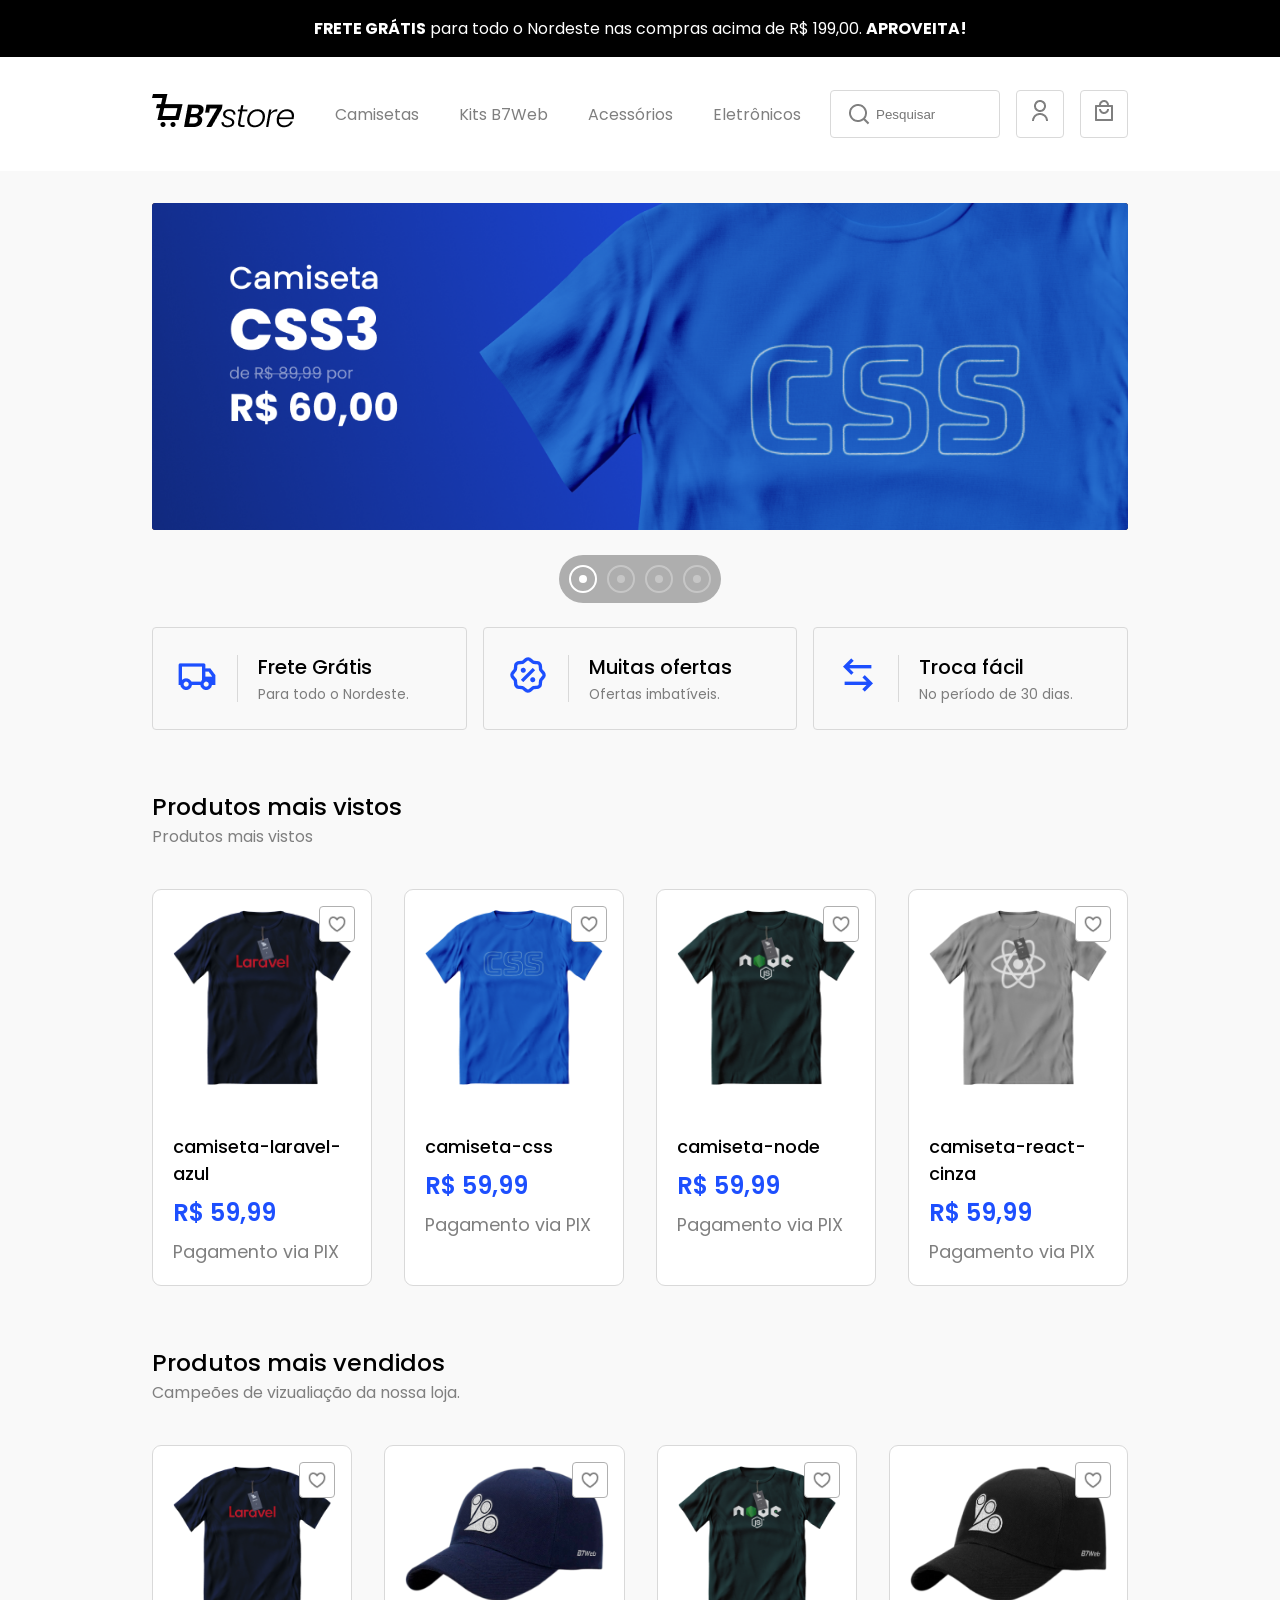
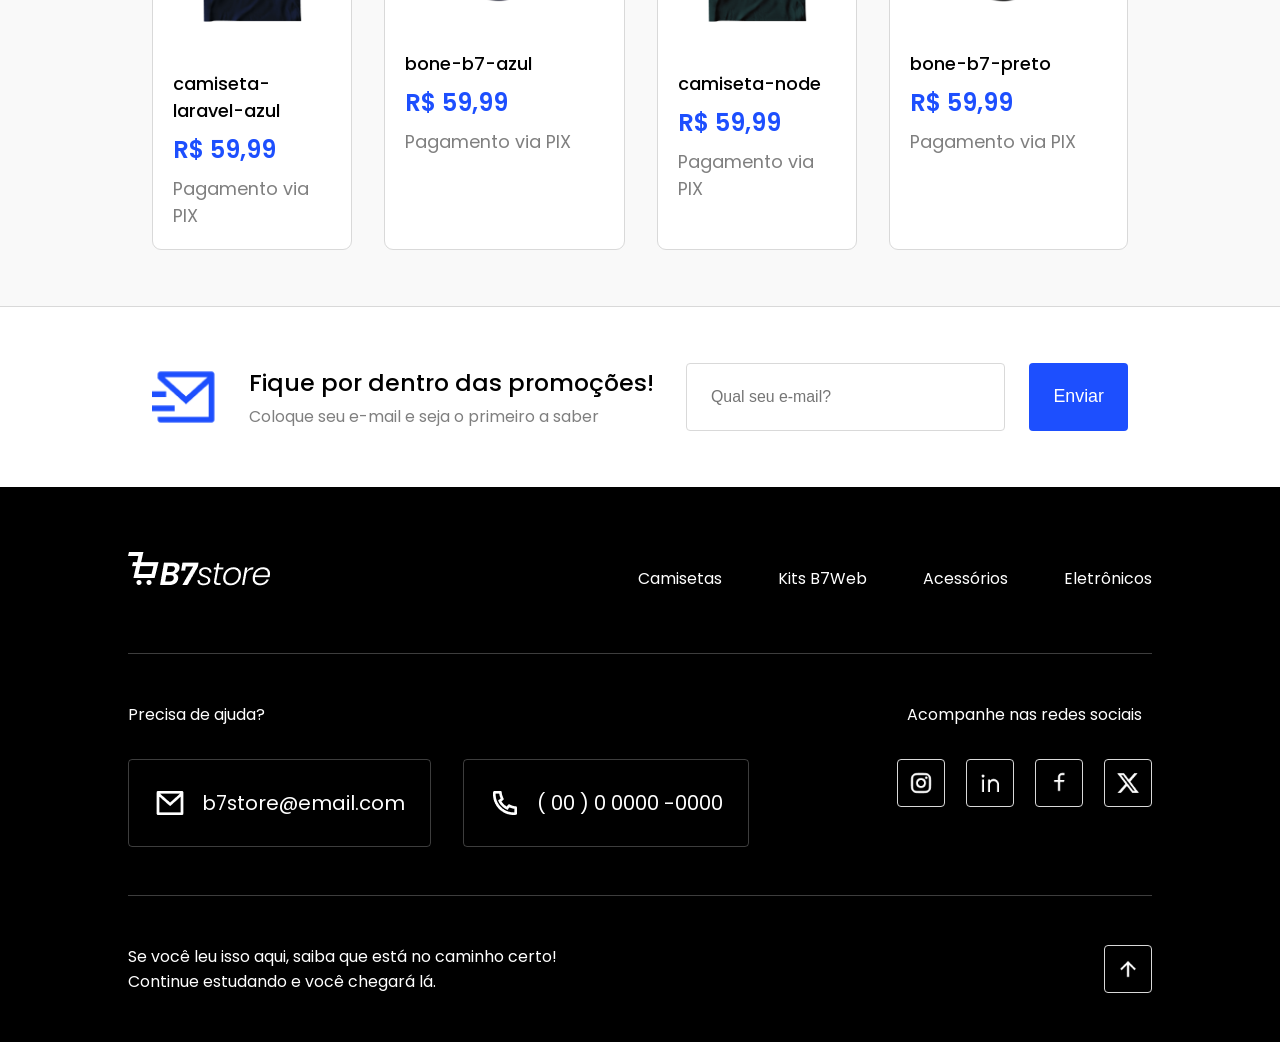
<file: index.html>
<!DOCTYPE html>
<html lang="pt-br">
<head>
    <meta charset="UTF-8">
    <meta name="viewport" content="width=device-width, initial-scale=1.0">
    <title>B7Store</title>
    <link rel="stylesheet" href="assets/css/global.css">
    <link rel="stylesheet" href="assets/css/header.css">
    <link rel="stylesheet" href="assets/css/newsletter.css">
    <link rel="stylesheet" href="assets/css/home.css">
    <link rel="stylesheet" href="assets/css/single-products.css">
    <link rel="stylesheet" href="assets/css/footer.css">

</head>
<body>
    <section class="header-warning">
        <div class="mobile">
            <span>FRETE GRÁTIS</span> para todo o Nordeste!
        </div>
        <div class="desktop">
            <span>FRETE GRÁTIS</span> para todo o Nordeste nas compras acima de R$ 199,00. <span>APROVEITA!</span>
        </div>
    </section>
   <header>
        <div class="header-main">
            <div class="header-left">
                <a href="login.html" class="logo"><img src="assets/imagem/ui/logo-black.png" alt=""></a>
                <ul>
                    <li><a href="produtos.html">Camisetas</a></li>
                     <li><a href="produtos.html">Kits B7Web</a></li>
                     <li><a href="produtos.html">Acessórios</a></li>
                     <li><a href="produtos.html">Eletrônicos</a></li>
                </ul>
            </div>
            <div class="header-right">
                <div>
                    <input type="text" class="search" placeholder="Pesquisar">
                </div>
                <div class="btn-icon">
                    <a href="login.html"><img src="assets/imagem/ui/user-line.png" alt=""></a>
                </div>
                <div class="btn-icon">
                    <a href="checkout.html"><img src="assets/imagem/ui/shopping-bag-4-line.png" alt=""></a>
                </div>

                <div class="btn-icon menu-burger">
                    <a class="of"><img src="assets/imagem/ui/menu-line.png" alt=""></a>

                     <a class="on"><img src="assets/imagem/ui/menu-line-white.png" alt=""></a>
                    
                </div>
            </div>
        </div>
        <div class="header-menu">
            <a href="">Camisetas</a>
            <a href="">Kits B7Web</a>
            <a href="">Acessórios</a>
            <a href="">Eletrônicos</a>
        </div>
        <div class="mobile-search">
              <input type="text" class="search" placeholder="Pesquisar">
        </div>
   </header>
   <main>
       <section class="banner">
            <div class="banner-area">
                <a href="produtos.html" class="active">
                    <img src="assets/imagem/banners/banner-1.png" alt="">
                </a>
                <a href="produtos.html">
                    <img src="assets/imagem/banners/banner-2.png" alt="">
                </a>

                <a href="produtos.html">
                    <img src="assets/imagem/banners/banner-3.png" alt="">
                </a>

                <a href="produtos.html">
                    <img src="assets/imagem/banners/banner-4.png" alt="">
                </a>
            </div>

            <div class="banner-counter-area">
                <div class="banner-counter">
                    <div class="banner-counter-item active">
                        <div class="banner-counter-point"></div>
                    </div>
                    <div class="banner-counter-item">
                        <div class="banner-counter-point"></div>
                    </div>
                    <div class="banner-counter-item">
                        <div class="banner-counter-point"></div>
                    </div>
                    <div class="banner-counter-item">
                        <div class="banner-counter-point"></div>
                    </div>
                </div>
            </div>
       </section>

       <section class="warnings">
        <div class="warning">
            <div class="warning-icon">
                <img src="assets/imagem/ui/truck-line.png" alt="">
            </div>
            <div class="warning-info">
                <div class="warning-title">
                    Frete Grátis
                </div>
                <div class="warning-subtitle">
                    Para todo o Nordeste.
                </div>
            </div>
        </div>

          <div class="warning">
            <div class="warning-icon">
                <img src="assets/imagem/ui/discount-percent-line.png" alt="">
            </div>
            <div class="warning-info">
                <div class="warning-title">
                    Muitas ofertas
                </div>
                <div class="warning-subtitle">
                    Ofertas imbatíveis.
                </div>
            </div>
        </div>

          <div class="warning">
            <div class="warning-icon">
                <img src="assets/imagem/ui/arrow-left-right-line.png" alt="">
            </div>
            <div class="warning-info">
                <div class="warning-title">
                    Troca fácil
                </div>
                <div class="warning-subtitle">
                    No período de 30 dias.
                </div>
            </div>
        </div>
       </section>

       <section class="products-list">
            <h4>Produtos mais vistos</h4>
            <h5>Produtos mais vistos</h5>
            <div class="products-area">
                <div class="product-item">
                    <a href="product.html">
                        <div class="product-photo">
                            <img src="assets/imagem/products/camiseta-laravel-azul.png" alt="">
                        </div>
                        <div class="product-name">camiseta-laravel-azul</div>
                        <div class="product-price">R$ 59,99</div>
                        <div class="product-info">Pagamento via PIX</div>
                    </a>
                    <div class="product-fav">
                        <img src="assets/imagem/ui/heart-3-line.png" alt="">
                    </div>
                </div>

                <div class="product-item">
                    <a href="product.html">
                        <div class="product-photo">
                            <img src="assets/imagem/products/camiseta-css.png" alt="">
                        </div>
                        <div class="product-name">camiseta-css</div>
                        <div class="product-price">R$ 59,99</div>
                        <div class="product-info">Pagamento via PIX</div>
                    </a>
                    <div class="product-fav">
                        <img src="assets/imagem/ui/heart-3-line.png" alt="">
                    </div>
                </div>

                <div class="product-item">
                    <a href="product.html">
                        <div class="product-photo">
                            <img src="assets/imagem/products/camiseta-node.png" alt="">
                        </div>
                        <div class="product-name">camiseta-node</div>
                        <div class="product-price">R$ 59,99</div>
                        <div class="product-info">Pagamento via PIX</div>
                    </a>
                    <div class="product-fav">
                        <img src="assets/imagem/ui/heart-3-line.png" alt="">
                    </div>
                </div>

                <div class="product-item">
                    <a href="product.html">
                        <div class="product-photo">
                            <img src="assets/imagem/products/camiseta-react-cinza.png" alt="">
                        </div>
                        <div class="product-name">camiseta-react-cinza</div>
                        <div class="product-price">R$ 59,99</div>
                        <div class="product-info">Pagamento via PIX</div>
                    </a>
                    <div class="product-fav">
                        <img src="assets/imagem/ui/heart-3-line.png" alt="">
                    </div>
                </div>
            </div>
       </section>

       <section class="products-list">
            <h4>Produtos mais vendidos</h4>
            <h5>Campeões de vizualiação da nossa loja.</h5>
            <div class="products-area">
                <div class="product-item">
                    <a href="product.html">
                        <div class="product-photo">
                            <img src="assets/imagem/products/camiseta-laravel-azul.png" alt="">
                        </div>
                        <div class="product-name">camiseta-laravel-azul</div>
                        <div class="product-price">R$ 59,99</div>
                        <div class="product-info">Pagamento via PIX</div>
                    </a>
                    <div class="product-fav">
                        <img src="assets/imagem/ui/heart-3-line.png" alt="">
                    </div>
                </div>

                <div class="product-item">
                    <a href="product.html">
                        <div class="product-photo">
                            <img src="assets/imagem/products/bone-b7-azul.png" alt="">
                        </div>
                        <div class="product-name">bone-b7-azul</div>
                        <div class="product-price">R$ 59,99</div>
                        <div class="product-info">Pagamento via PIX</div>
                    </a>
                    <div class="product-fav">
                        <img src="assets/imagem/ui/heart-3-line.png" alt="">
                    </div>
                </div>

                <div class="product-item">
                    <a href="product.html">
                        <div class="product-photo">
                            <img src="assets/imagem/products/camiseta-node.png" alt="">
                        </div>
                        <div class="product-name">camiseta-node</div>
                        <div class="product-price">R$ 59,99</div>
                        <div class="product-info">Pagamento via PIX</div>
                    </a>
                    <div class="product-fav">
                        <img src="assets/imagem/ui/heart-3-line.png" alt="">
                    </div>
                </div>

                <div class="product-item">
                    <a href="product.html">
                        <div class="product-photo">
                            <img src="assets/imagem/products/bone-b7-preto.png" alt="">
                        </div>
                        <div class="product-name">bone-b7-preto</div>
                        <div class="product-price">R$ 59,99</div>
                        <div class="product-info">Pagamento via PIX</div>
                    </a>
                    <div class="product-fav">
                        <img src="assets/imagem/ui/heart-3-line.png" alt="">
                    </div>
                </div>
            </div>
       </section>
   </main>
   <section class="newsletter">
        <div class="newsArea">
        <div class="news-left">
            <img src="assets/imagem/ui/mail-send-line.png" alt="">

            <div>
                <h3>Fique por dentro das promoções!</h3>
                <p>Coloque seu e-mail e seja o primeiro a saber</p>
            </div>
        </div>
        <div class="news-right">
            <input type="text" class="input" name="" id="" placeholder="Qual seu e-mail?">
            <button class="button">Enviar</button>
        </div>
        </div>
   </section>
   <footer>
        <div class="footer-menu">
            <a href="" class="logo">
                <img src="assets/imagem/ui/logo-white.png" alt="">
            </a href="">
            <ul>
                <li><a href="produtos.html"></a>Camisetas</li>
                <li><a href="produtos.html"></a>Kits B7Web</li>
                <li><a href="produtos.html"></a>Acessórios</li>
                <li><a href="produtos.html"></a>Eletrônicos</li>
            </ul>
        </div>
        <div class="footer-contacts">
            <div class="contacts">
                <div class="footer-title">Precisa de ajuda?</div>
                <div class="footer-icons">
                    <a href="" class="footer-icons-text">
                        <img src="assets/imagem/ui/mail-line.png" alt="">
                        <span>b7store@email.com</span>
                    </a>
                     <a href="" class="footer-icons-text">
                        <img src="assets/imagem/ui/phone-line.png" alt="">
                        <span>( 00 ) 0 0000 -0000</span>
                     </a>
                </div>
            </div>

            <div class="social">
                <div class="footer-title">Acompanhe nas redes sociais</div>
                <div class="redes">
                    <a href="" class="btn-icon">
                        <img src="assets/imagem/ui/instagram-line.png" alt="">
                    </a>
                     <a href="" class="btn-icon">
                        <img src="assets/imagem/ui/linkedin-line.png" alt="">
                    </a>
                     <a href="" class="btn-icon">
                        <img src="assets/imagem/ui/facebook-line.png" alt="">
                    </a>
                     <a href="" class="btn-icon">
                        <img src="assets/imagem/ui/twitter-x-fill.png" alt="">
                    </a>
                </div>
            </div>
        </div>
        <div class="footer-bottom">
            <div class="bottom-text">
                Se você leu isso aqui, saiba que está no caminho certo! <br>
                Continue estudando e você chegará lá.
            </div>

            <div class="btn-icon">
                <img src="assets/imagem/ui/arrow-up-line.png" alt="">
            </div>
        </div>
   </footer>
   <script src="assets/js/header.js"></script>
   <script src="assets/js/home.js"></script>
   <script src="assets/js/footer.js"></script>
</body>
</html>
</file>
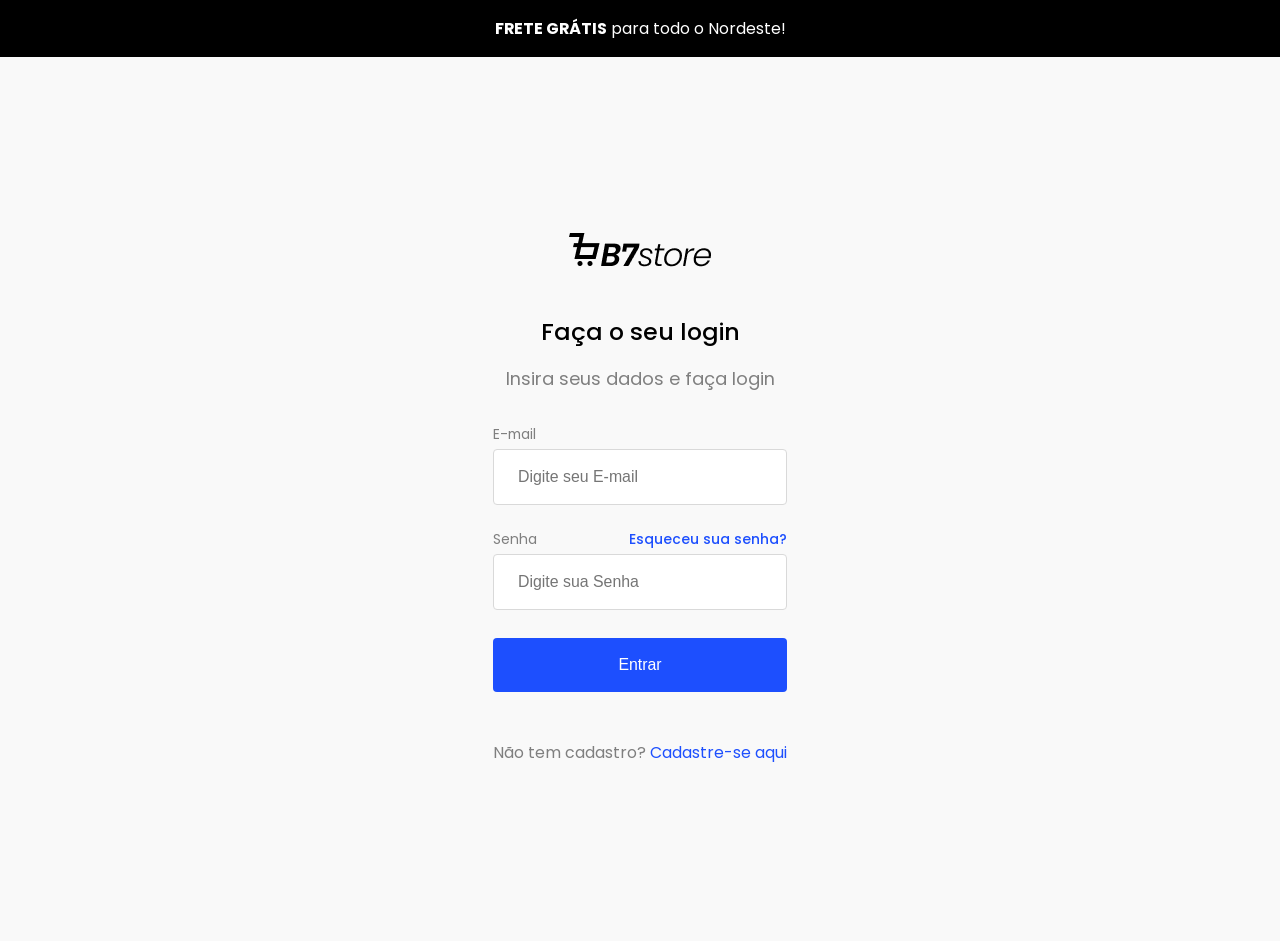
<file: login.html>
<!doctype html>
<html lang="pt-br">
  <head>
    <meta charset="UTF-8" />
    <meta name="viewport" content="width=device-width, initial-scale=1.0" />
    <title>B7Store</title>
    <link rel="stylesheet" href="assets/css/global.css" />
    <link rel="stylesheet" href="assets/css/login.css" />
  </head>
  <body>
    <section class="header-warning">
      <div class="mobile"><span>FRETE GRÁTIS</span> para todo o Nordeste!</div>
      <div class="desktop">
        <span>FRETE GRÁTIS</span> para todo o Nordeste nas compras acima de R$
        199,00. <span>APROVEITA!</span>
      </div>
    </section>
    <main>
      <section class="login-area">
        <div class="logo">
          <img src="assets/imagem/ui/logo-black.png" alt="" />
        </div>
        <div class="info-header">
          <div class="title">Faça o seu login</div>
          <div class="sub-title">Insira seus dados e faça login</div>
        </div>

        <form>
          <div class="input-area">
            <span>E-mail</span>
            <input type="email" class="input" placeholder="Digite seu E-mail"/>
          </div>
          <div class="input-area">
            <div class="info">
                <span>Senha</span>
                <span class="esqueceu-senha">Esqueceu sua senha?</span>
            </div>
            <input type="password" class="input" id="senha" placeholder="Digite sua Senha"/>
          </div>
          <div class="input-area">
            <input type="button" value="Entrar" class="button"/>
          </div>
        </form>

        <span class="tela-cadrastro">Não tem cadastro? <a href="">Cadastre-se aqui</a></span>
      </section>
    </main>
  </body>
</html>
</file>
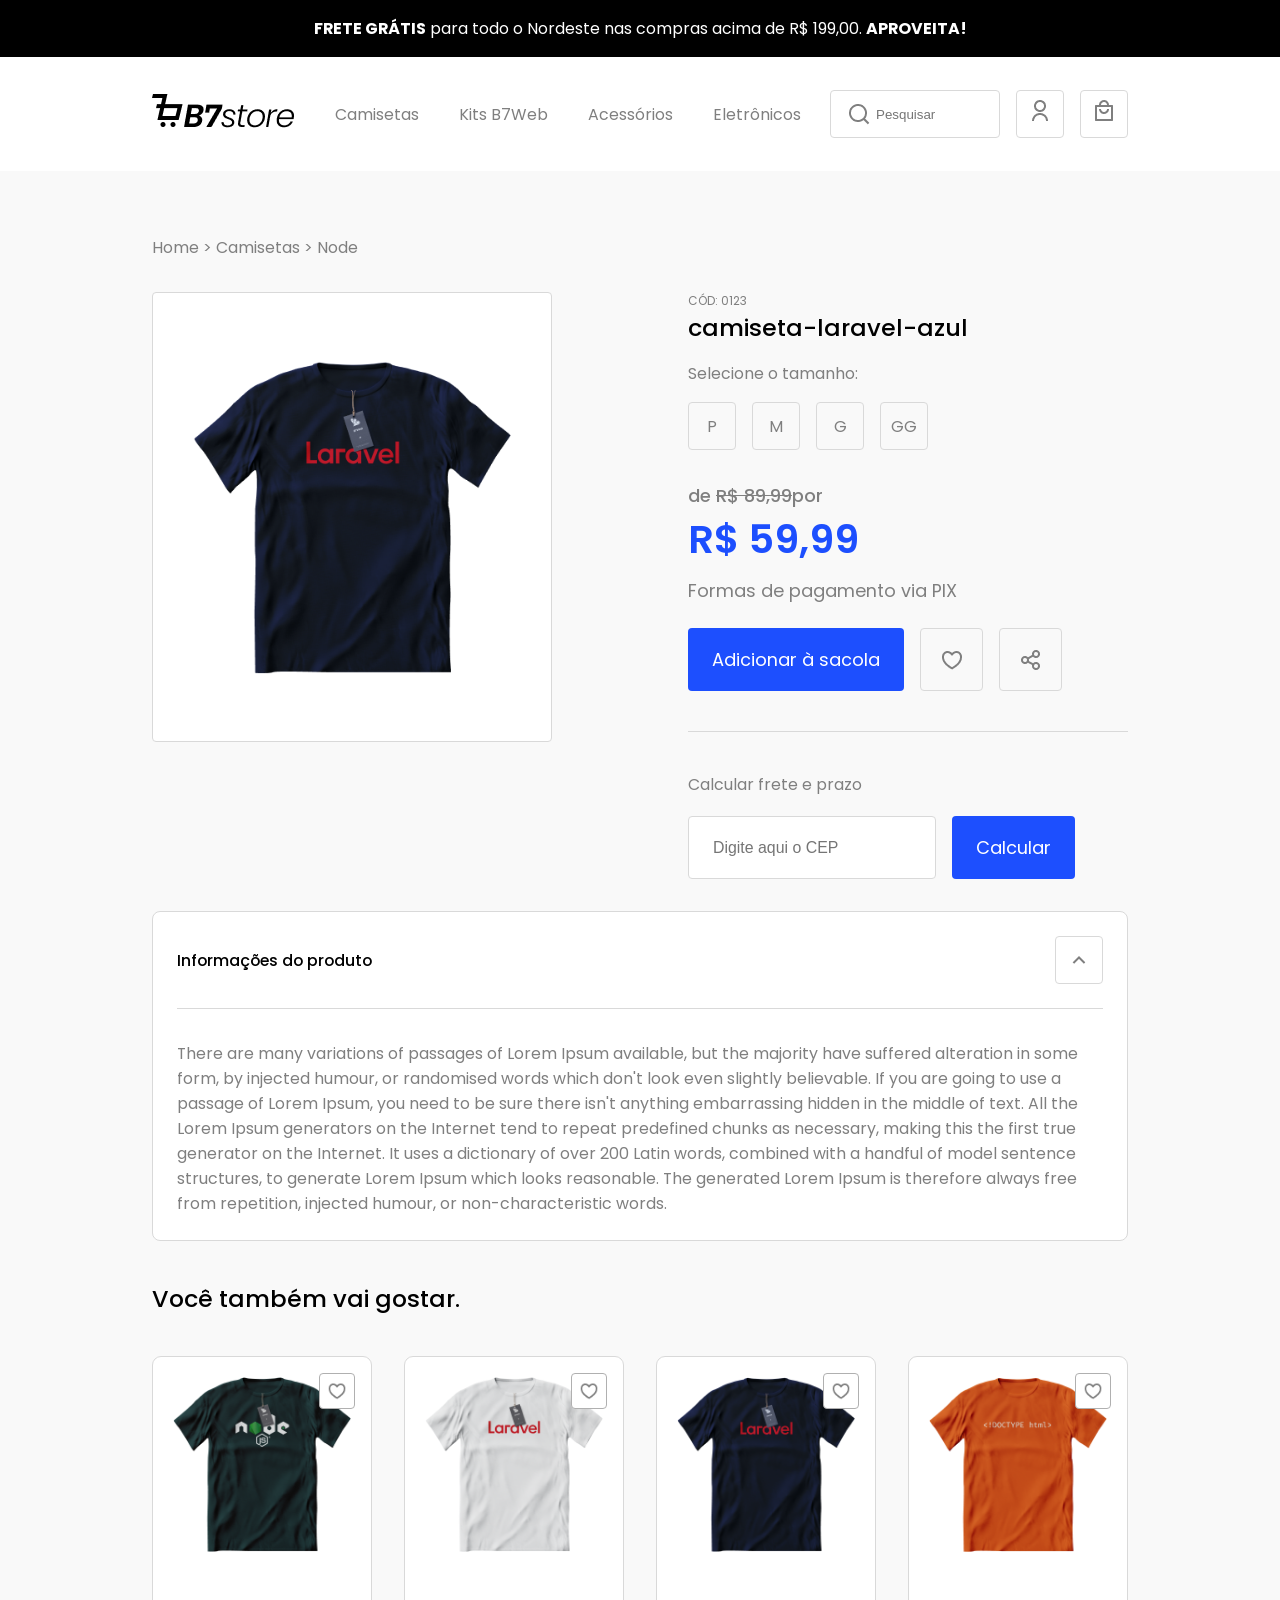
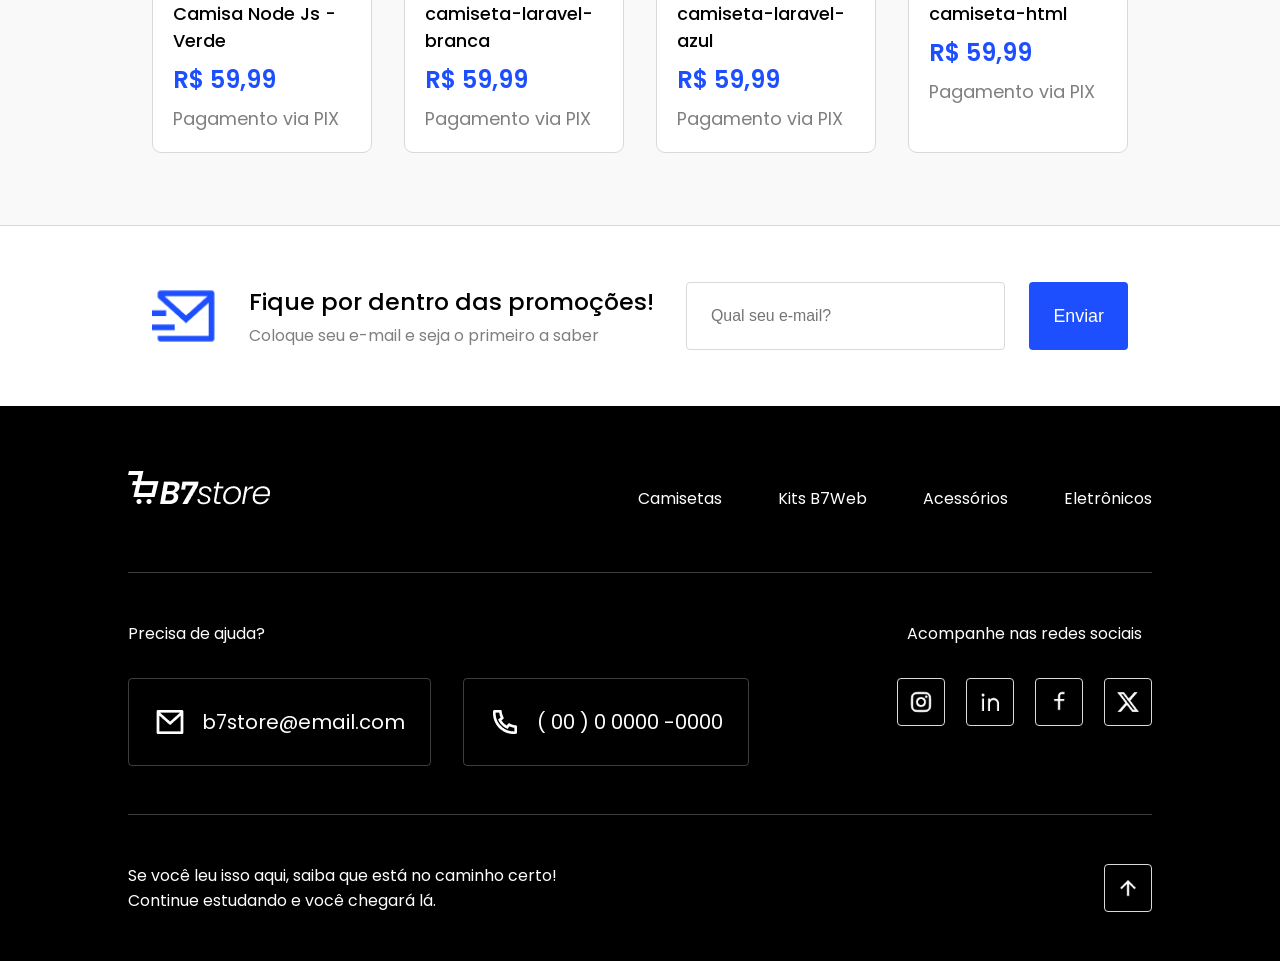
<file: product.html>
<!DOCTYPE html>
<html lang="pt-br">
<head>
    <meta charset="UTF-8">
    <meta name="viewport" content="width=device-width, initial-scale=1.0">
    <title>B7Store</title>
    <link rel="stylesheet" href="assets/css/global.css">
    <link rel="stylesheet" href="assets/css/header.css">
    <link rel="stylesheet" href="assets/css/newsletter.css">
    <link rel="stylesheet" href="assets/css/product.css">
    <link rel="stylesheet" href="assets/css/single-products.css">
    <link rel="stylesheet" href="assets/css/footer.css">

</head>
<body>
    <section class="header-warning">
        <div class="mobile">
            <span>FRETE GRÁTIS</span> para todo o Nordeste!
        </div>
        <div class="desktop">
            <span>FRETE GRÁTIS</span> para todo o Nordeste nas compras acima de R$ 199,00. <span>APROVEITA!</span>
        </div>
    </section>
   <header>
        <div class="header-main">
            <div class="header-left">
                <a href="" class="logo"><img src="assets/imagem/ui/logo-black.png" alt=""></a>
                <ul>
                    <li><a href="produtos.html">Camisetas</a></li>
                     <li><a href="produtos.html">Kits B7Web</a></li>
                     <li><a href="produtos.html">Acessórios</a></li>
                     <li><a href="produtos.html">Eletrônicos</a></li>
                </ul>
            </div>
            <div class="header-right">
                <div>
                    <input type="text" class="search" placeholder="Pesquisar">
                </div>
                <div class="btn-icon">
                    <a href="login.html"><img src="assets/imagem/ui/user-line.png" alt=""></a>
                </div>
                <div class="btn-icon">
                    <a href="checkout.html"><img src="assets/imagem/ui/shopping-bag-4-line.png" alt=""></a>
                </div>

                <div class="btn-icon menu-burger">
                    <a class="of"><img src="assets/imagem/ui/menu-line.png" alt=""></a>

                     <a class="on"><img src="assets/imagem/ui/menu-line-white.png" alt=""></a>
                    
                </div>
            </div>
        </div>
        <div class="header-menu">
            <a href="">Camisetas</a>
            <a href="">Kits B7Web</a>
            <a href="">Acessórios</a>
            <a href="">Eletrônicos</a>
        </div>
        <div class="mobile-search">
              <input type="text" class="search" placeholder="Pesquisar">
        </div>
   </header>
   <main>
     <section class="breandcrumb">Home > Camisetas > Node</section>
        <section class="product">
            <div class="photo">
                <img src="assets/imagem/products/camiseta-laravel-azul.png" alt="">
            </div>
            <div class="info">
                <div class="id">CÓD: 0123</div>
                <div class="name">camiseta-laravel-azul</div>
                <div class="size">
                    <div>Selecione o tamanho:</div>
                    <div class="size-buttons">
                        <div class="btn-icon">P</div>
                        <div class="btn-icon">M</div>
                        <div class="btn-icon">G</div>
                        <div class="btn-icon">GG</div>
                    </div>
                </div>
                <div class="price-from">de <span>R$ 89,99</span>por</div>
                <div class="price-to">R$ 59,99</div>
                <div class="payments">Formas de pagamento via PIX</div>
                <div class="buttons">
                    <div class="button">Adicionar à sacola</div>
                    <div class="btn-icon">
                        <img src="assets/imagem/ui/heart-3-line.png" alt="">
                    </div>
                    <div class="btn-icon">
                        <img src="assets/imagem/ui/share-line.png" alt="">
                    </div>
                </div>
                <div class="shipping">
                    <div>Calcular frete e prazo</div>
                    <div class="shipping-input">
                        <input class="input" type="text" name="frete" placeholder="Digite aqui o CEP">
                        <div class="button">Calcular</div>
                    </div>
                </div>
            </div>
        </section>

        <section class="description">
            <div class="des-header">
                <div class="des-header-title">Informações do produto</div>
                <div class="btn-icon">
                    <img class="arrow-icon" src="assets/imagem/ui/arrow-left-s-line.png" alt="">
                </div>
            </div>
            <div class="des-body">
                <div class="des-body-text">
                    There are many variations of passages of Lorem Ipsum available, but the majority have suffered alteration in some form, by injected humour, or randomised words which don't look even slightly believable. If you are going to use a passage of Lorem Ipsum, you need to be sure there isn't anything embarrassing hidden in the middle of text. All the Lorem Ipsum generators on the Internet tend to repeat predefined chunks as necessary, making this the first true generator on the Internet. It uses a dictionary of over 200 Latin words, combined with a handful of model sentence structures, to generate Lorem Ipsum which looks reasonable. The generated Lorem Ipsum is therefore always free from repetition, injected humour, or non-characteristic words.
                </div>
            </div>
        </section>

        <section class="related">
            <div class="related-title">Você também vai gostar.</div>
            <div class="related-grid">
                 <div class="product-item">
                    <a href="product.html">
                        <div class="product-photo">
                            <img src="assets/imagem/products/camiseta-node.png" alt="">
                        </div>
                        <div class="product-name">Camisa Node Js - Verde</div>
                        <div class="product-price">R$ 59,99</div>
                        <div class="product-info">Pagamento via PIX</div>
                    </a>
                    <div class="product-fav">
                        <img src="assets/imagem/ui/heart-3-line.png" alt="">
                    </div>
                </div>

                
                <div class="product-item">
                    <a href="product.html">
                        <div class="product-photo">
                            <img src="assets/imagem/products/camiseta-laravel-branca.png" alt="">
                        </div>
                        <div class="product-name">camiseta-laravel-branca</div>
                        <div class="product-price">R$ 59,99</div>
                        <div class="product-info">Pagamento via PIX</div>
                    </a>
                    <div class="product-fav">
                        <img src="assets/imagem/ui/heart-3-line.png" alt="">
                    </div>
                </div>

                
                <div class="product-item">
                    <a href="product.html">
                        <div class="product-photo">
                            <img src="assets/imagem/products/camiseta-laravel-azul.png" alt="">
                        </div>
                        <div class="product-name">camiseta-laravel-azul</div>
                        <div class="product-price">R$ 59,99</div>
                        <div class="product-info">Pagamento via PIX</div>
                    </a>
                    <div class="product-fav">
                        <img src="assets/imagem/ui/heart-3-line.png" alt="">
                    </div>
                </div>

                
                <div class="product-item">
                    <a href="product.html">
                        <div class="product-photo">
                            <img src="assets/imagem/products/camiseta-html.png" alt="">
                        </div>
                        <div class="product-name">camiseta-html</div>
                        <div class="product-price">R$ 59,99</div>
                        <div class="product-info">Pagamento via PIX</div>
                    </a>
                    <div class="product-fav">
                        <img src="assets/imagem/ui/heart-3-line.png" alt="">
                    </div>
                </div>
            </div>
        </section>
   </main>
   <section class="newsletter">
        <div class="newsArea">
        <div class="news-left">
            <img src="assets/imagem/ui/mail-send-line.png" alt="">

            <div>
                <h3>Fique por dentro das promoções!</h3>
                <p>Coloque seu e-mail e seja o primeiro a saber</p>
            </div>
        </div>
        <div class="news-right">
            <input type="text" class="input" name="" id="" placeholder="Qual seu e-mail?">
            <button class="button">Enviar</button>
        </div>
        </div>
   </section>
   <footer>
        <div class="footer-menu">
            <a href="" class="logo">
                <img src="assets/imagem/ui/logo-white.png" alt="">
            </a href="">
            <ul>
                <li><a href="produtos.html"></a>Camisetas</li>
                <li><a href="produtos.html"></a>Kits B7Web</li>
                <li><a href="produtos.html"></a>Acessórios</li>
                <li><a href="produtos.html"></a>Eletrônicos</li>
            </ul>
        </div>
        <div class="footer-contacts">
            <div class="contacts">
                <div class="footer-title">Precisa de ajuda?</div>
                <div class="footer-icons">
                    <a href="" class="footer-icons-text">
                        <img src="assets/imagem/ui/mail-line.png" alt="">
                        <span>b7store@email.com</span>
                    </a>
                     <a href="" class="footer-icons-text">
                        <img src="assets/imagem/ui/phone-line.png" alt="">
                        <span>( 00 ) 0 0000 -0000</span>
                     </a>
                </div>
            </div>

            <div class="social">
                <div class="footer-title">Acompanhe nas redes sociais</div>
                <div class="redes">
                    <a href="" class="btn-icon">
                        <img src="assets/imagem/ui/instagram-line.png" alt="">
                    </a>
                     <a href="" class="btn-icon">
                        <img src="assets/imagem/ui/linkedin-line.png" alt="">
                    </a>
                     <a href="" class="btn-icon">
                        <img src="assets/imagem/ui/facebook-line.png" alt="">
                    </a>
                     <a href="" class="btn-icon">
                        <img src="assets/imagem/ui/twitter-x-fill.png" alt="">
                    </a>
                </div>
            </div>
        </div>
        <div class="footer-bottom">
            <div class="bottom-text">
                Se você leu isso aqui, saiba que está no caminho certo! <br>
                Continue estudando e você chegará lá.
            </div>

            <div class="btn-icon">
                <img src="assets/imagem/ui/arrow-up-line.png" alt="">
            </div>
        </div>
   </footer>
   <script src="assets/js/header.js"></script>
   <script src="assets/js/product.js"></script>
   <script src="assets/js/footer.js"></script>
</body>
</html>
</file>
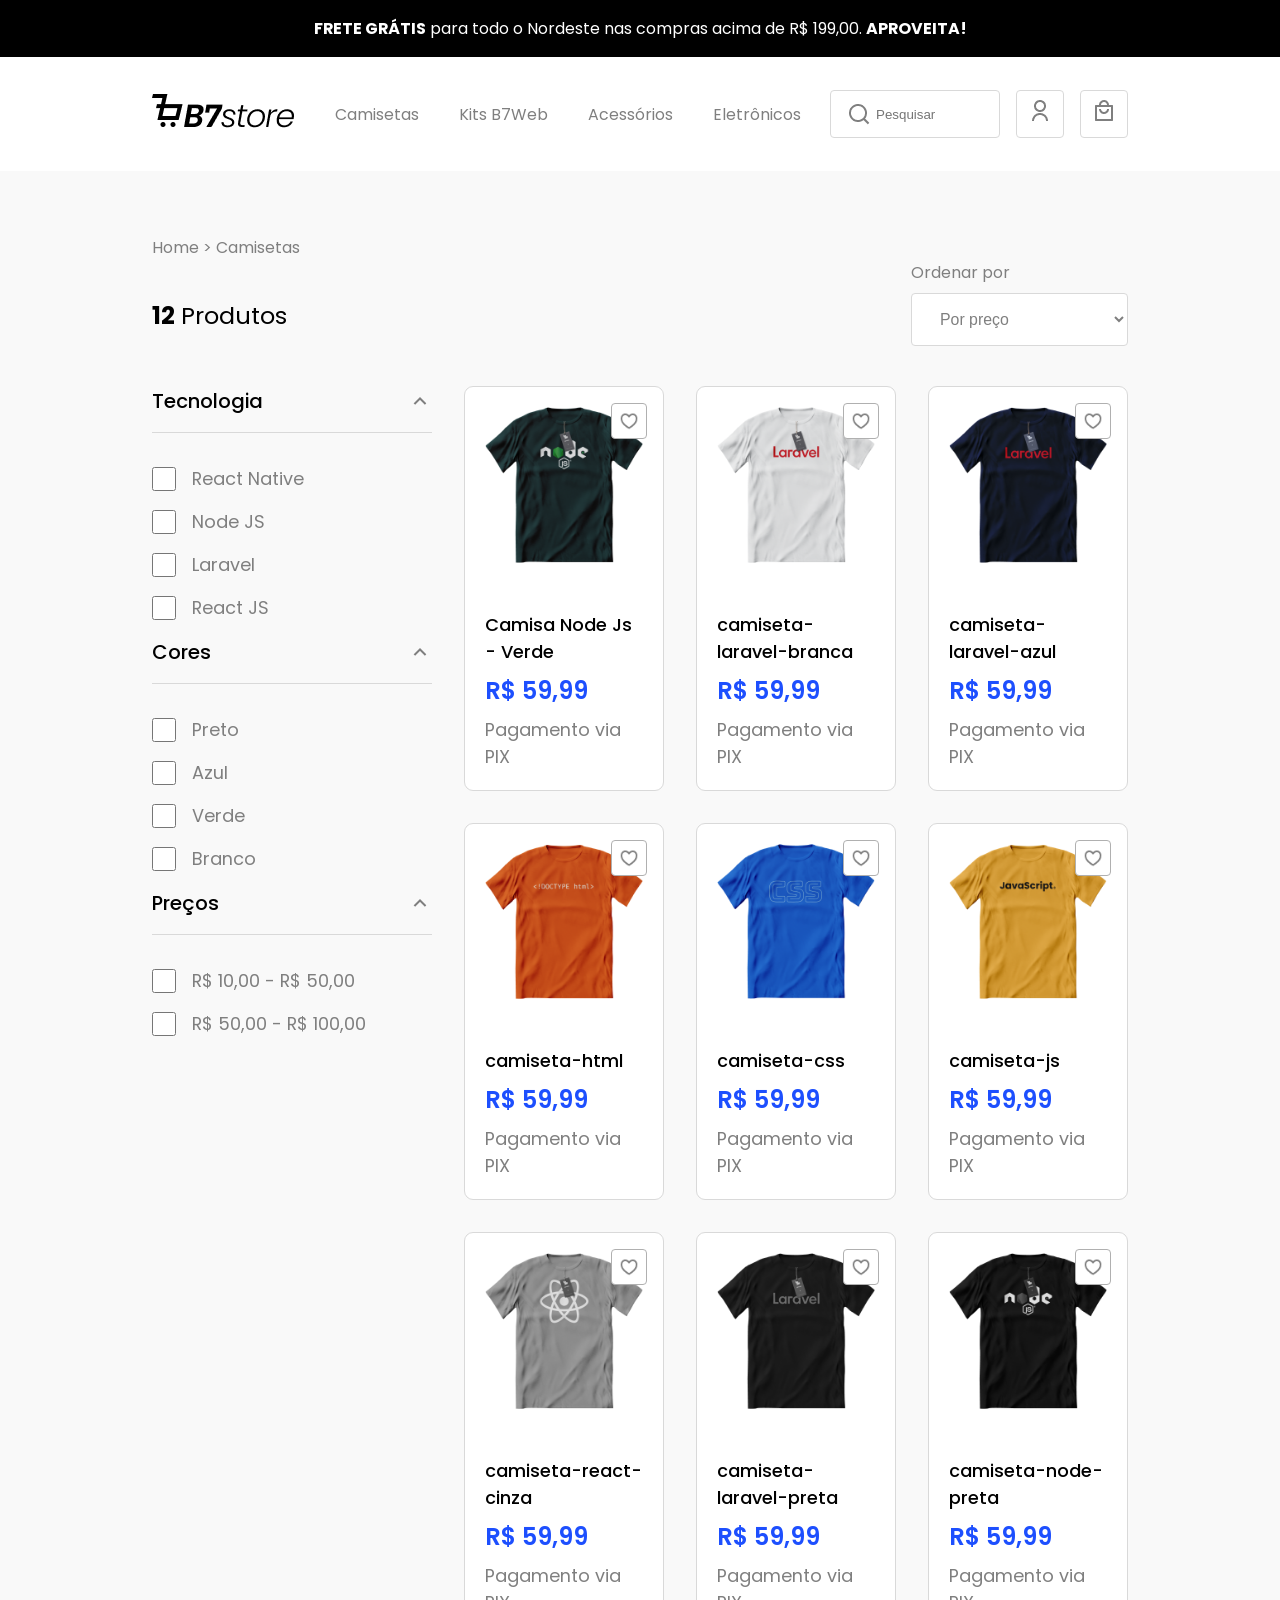
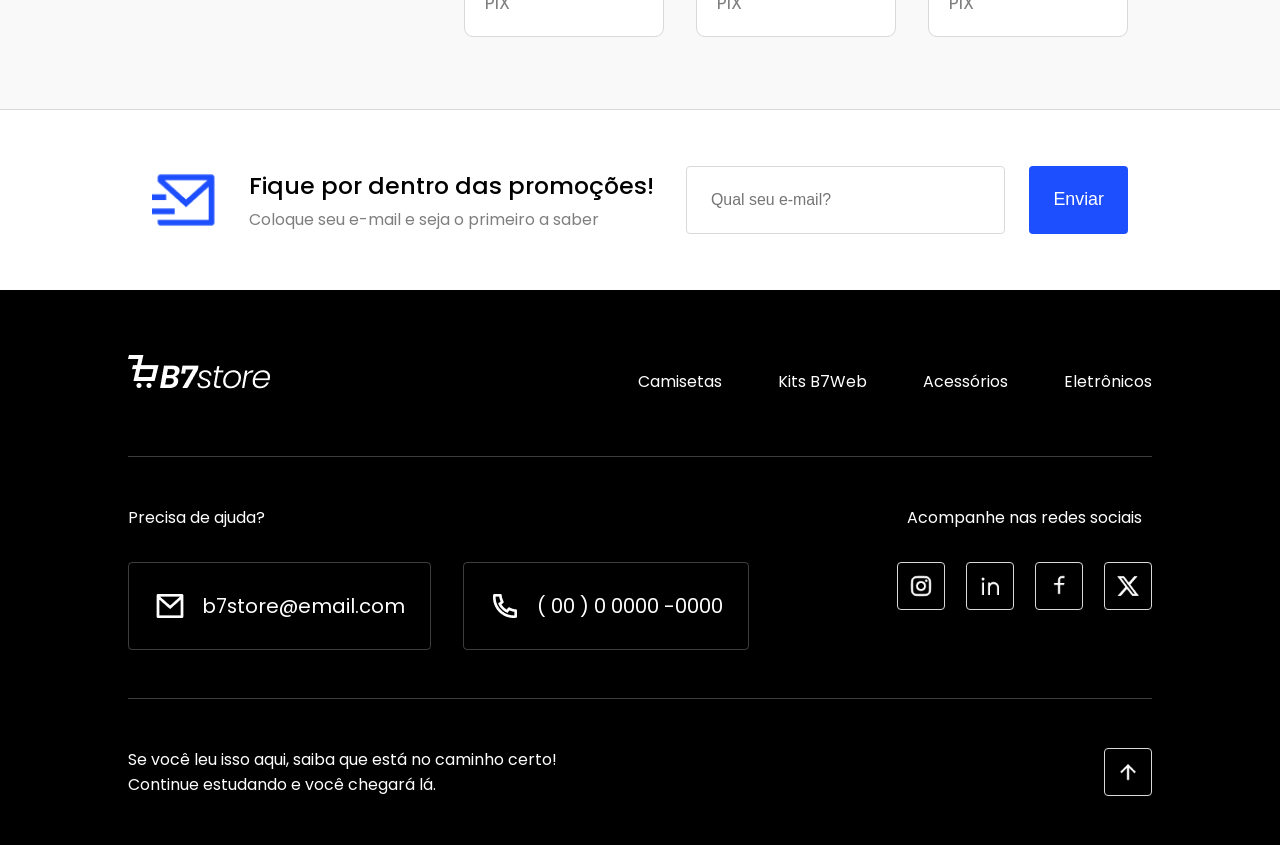
<file: produtos.html>
<!DOCTYPE html>
<html lang="pt-br">
<head>
    <meta charset="UTF-8">
    <meta name="viewport" content="width=device-width, initial-scale=1.0">
    <title>B7Store</title>
    <link rel="stylesheet" href="assets/css/global.css">
    <link rel="stylesheet" href="assets/css/header.css">
    <link rel="stylesheet" href="assets/css/newsletter.css">
    <link rel="stylesheet" href="assets/css/produtos.css">
    <link rel="stylesheet" href="assets/css/single-products.css">
    <link rel="stylesheet" href="assets/css/footer.css">

</head>
<body>
    <section class="header-warning">
        <div class="mobile">
            <span>FRETE GRÁTIS</span> para todo o Nordeste!
        </div>
        <div class="desktop">
            <span>FRETE GRÁTIS</span> para todo o Nordeste nas compras acima de R$ 199,00. <span>APROVEITA!</span>
        </div>
    </section>
   <header>
        <div class="header-main">
            <div class="header-left">
                <a href="" class="logo"><img src="assets/imagem/ui/logo-black.png" alt=""></a>
                <ul>
                    <li><a href="produtos.html">Camisetas</a></li>
                     <li><a href="produtos.html">Kits B7Web</a></li>
                     <li><a href="produtos.html">Acessórios</a></li>
                     <li><a href="produtos.html">Eletrônicos</a></li>
                </ul>
            </div>
            <div class="header-right">
                <div>
                    <input type="text" class="search" placeholder="Pesquisar">
                </div>
                <div class="btn-icon">
                    <a href="login.html"><img src="assets/imagem/ui/user-line.png" alt=""></a>
                </div>
                <div class="btn-icon">
                    <a href="checkout.html"><img src="assets/imagem/ui/shopping-bag-4-line.png" alt=""></a>
                </div>

                <div class="btn-icon menu-burger">
                    <a class="of"><img src="assets/imagem/ui/menu-line.png" alt=""></a>

                     <a class="on"><img src="assets/imagem/ui/menu-line-white.png" alt=""></a>
                    
                </div>
            </div>
        </div>
        <div class="header-menu">
            <a href="">Camisetas</a>
            <a href="">Kits B7Web</a>
            <a href="">Acessórios</a>
            <a href="">Eletrônicos</a>
        </div>
        <div class="mobile-search">
              <input type="text" class="search" placeholder="Pesquisar">
        </div>
   </header>
   <main>
     <section class="breandcrumb">Home > Camisetas</section>
     <section class="info">
        <div class="product-qt"><span>12</span> Produtos </div>
        <div class="top-buttons" >
            <div class="top-button" data-name="order">
                <div class="top-button-name">Ordenar</div>
                <div class="top-button-icon">
                    <img src="assets/imagem/ui/arrow-up-down-line.png" alt="">
                </div>
            </div>

            <div class="top-button" data-name="filter">
                <div class="top-button-name">Filtrar</div>
                <div class="top-button-icon">
                    <img src="assets/imagem/ui/equalizer-2-line.png" alt="">
                </div>
            </div>
        </div>
        <div class="ordem-area">
            <label for="order">Ordenar por</label>
            <select id="order">
                <option value="price">Por preço</option>
                <option value="bestselling">Por mais vendidos</option>
                <option value="alpha">Por ordem alfábetica</option>
            </select>
        </div>
    </section>

     <section class="product">
        <div class="filters">
        <div class="filter">
            <div class="filter-header">
                <div class="filter-name">Tecnologia </div>
                <img class="filter-icon" src="assets/imagem/ui/arrow-left-s-line.png" alt="">
            </div>
            <div class="filter-body">
                <label class="filter-option">
                    <input type="checkbox" value="rn">
                    <span>React Native</span>
                </label>

                <label class="filter-option">
                    <input type="checkbox" value="node">
                    <span><span>Node JS</span></span>
                </label>

                <label class="filter-option">
                    <input type="checkbox" value="laravel">
                    <span>Laravel</span>
                </label>

                <label class="filter-option">
                    <input type="checkbox" value="react">
                    <span>React JS</span>
                </label>
            </div>
        </div>

         <div class="filter">
            <div class="filter-header">
                <div class="filter-name">Cores</div>
                <img class="filter-icon" src="assets/imagem/ui/arrow-left-s-line.png" alt="">
            </div>
            <div class="filter-body">
                <label class="filter-option">
                    <input type="checkbox" value="rn">
                    <span>Preto</span>
                </label>

                <label class="filter-option">
                    <input type="checkbox" value="node">
                    <span>Azul</span>
                </label>

                <label class="filter-option">
                    <input type="checkbox" value="laravel">
                    <span>Verde</span>
                </label>

                <label class="filter-option">
                    <input type="checkbox" value="react">
                    <span>Branco</span>
                </label>
            </div>
        </div>

         <div class="filter">
            <div class="filter-header">
                <div class="filter-name">Preços</div>
                <img class="filter-icon" src="assets/imagem/ui/arrow-left-s-line.png" alt="">
            </div>
            <div class="filter-body">
                <label class="filter-option">
                    <input type="checkbox" value="rn">
                    <span>R$ 10,00 - R$ 50,00</span>
                </label>

                <label class="filter-option">
                    <input type="checkbox" value="node">
                    <span>R$ 50,00 - R$ 100,00</span>
                </label>
            </div>
        </div>
        </div>
        <div class="grid">
            
                <div class="product-item">
                    <a href="product.html">
                        <div class="product-photo">
                            <img src="assets/imagem/products/camiseta-node.png" alt="">
                        </div>
                        <div class="product-name">Camisa Node Js - Verde</div>
                        <div class="product-price">R$ 59,99</div>
                        <div class="product-info">Pagamento via PIX</div>
                    </a>
                    <div class="product-fav">
                        <img src="assets/imagem/ui/heart-3-line.png" alt="">
                    </div>
                </div>

                
                <div class="product-item">
                    <a href="product.html">
                        <div class="product-photo">
                            <img src="assets/imagem/products/camiseta-laravel-branca.png" alt="">
                        </div>
                        <div class="product-name">camiseta-laravel-branca</div>
                        <div class="product-price">R$ 59,99</div>
                        <div class="product-info">Pagamento via PIX</div>
                    </a>
                    <div class="product-fav">
                        <img src="assets/imagem/ui/heart-3-line.png" alt="">
                    </div>
                </div>

                
                <div class="product-item">
                    <a href="product.html">
                        <div class="product-photo">
                            <img src="assets/imagem/products/camiseta-laravel-azul.png" alt="">
                        </div>
                        <div class="product-name">camiseta-laravel-azul</div>
                        <div class="product-price">R$ 59,99</div>
                        <div class="product-info">Pagamento via PIX</div>
                    </a>
                    <div class="product-fav">
                        <img src="assets/imagem/ui/heart-3-line.png" alt="">
                    </div>
                </div>

                
                <div class="product-item">
                    <a href="product.html">
                        <div class="product-photo">
                            <img src="assets/imagem/products/camiseta-html.png" alt="">
                        </div>
                        <div class="product-name">camiseta-html</div>
                        <div class="product-price">R$ 59,99</div>
                        <div class="product-info">Pagamento via PIX</div>
                    </a>
                    <div class="product-fav">
                        <img src="assets/imagem/ui/heart-3-line.png" alt="">
                    </div>
                </div>

                
                <div class="product-item">
                    <a href="product.html">
                        <div class="product-photo">
                            <img src="assets/imagem/products/camiseta-css.png" alt="">
                        </div>
                        <div class="product-name">camiseta-css</div>
                        <div class="product-price">R$ 59,99</div>
                        <div class="product-info">Pagamento via PIX</div>
                    </a>
                    <div class="product-fav">
                        <img src="assets/imagem/ui/heart-3-line.png" alt="">
                    </div>
                </div>

                
                <div class="product-item">
                    <a href="product.html">
                        <div class="product-photo">
                            <img src="assets/imagem/products/camiseta-js.png" alt="">
                        </div>
                        <div class="product-name">camiseta-js</div>
                        <div class="product-price">R$ 59,99</div>
                        <div class="product-info">Pagamento via PIX</div>
                    </a>
                    <div class="product-fav">
                        <img src="assets/imagem/ui/heart-3-line.png" alt="">
                    </div>
                </div>

                
                <div class="product-item">
                    <a href="product.html">
                        <div class="product-photo">
                            <img src="assets/imagem/products/camiseta-react-cinza.png" alt="">
                        </div>
                        <div class="product-name">camiseta-react-cinza</div>
                        <div class="product-price">R$ 59,99</div>
                        <div class="product-info">Pagamento via PIX</div>
                    </a>
                    <div class="product-fav">
                        <img src="assets/imagem/ui/heart-3-line.png" alt="">
                    </div>
                </div>

                
                <div class="product-item">
                    <a href="product.html">
                        <div class="product-photo">
                            <img src="assets/imagem/products/camiseta-laravel-preta.png" alt="">
                        </div>
                        <div class="product-name">camiseta-laravel-preta</div>
                        <div class="product-price">R$ 59,99</div>
                        <div class="product-info">Pagamento via PIX</div>
                    </a>
                    <div class="product-fav">
                        <img src="assets/imagem/ui/heart-3-line.png" alt="">
                    </div>
                </div>

                
                <div class="product-item">
                    <a href="product.html">
                        <div class="product-photo">
                            <img src="assets/imagem/products/camiseta-node-preta.png" alt="">
                        </div>
                        <div class="product-name">camiseta-node-preta</div>
                        <div class="product-price">R$ 59,99</div>
                        <div class="product-info">Pagamento via PIX</div>
                    </a>
                    <div class="product-fav">
                        <img src="assets/imagem/ui/heart-3-line.png" alt="">
                    </div>
                </div>
        </div>
     </section>
   </main>
   <section class="newsletter">
        <div class="newsArea">
        <div class="news-left">
            <img src="assets/imagem/ui/mail-send-line.png" alt="">

            <div>
                <h3>Fique por dentro das promoções!</h3>
                <p>Coloque seu e-mail e seja o primeiro a saber</p>
            </div>
        </div>
        <div class="news-right">
            <input type="text" class="input" name="" id="" placeholder="Qual seu e-mail?">
            <button class="button">Enviar</button>
        </div>
        </div>
   </section>
   <footer>
        <div class="footer-menu">
            <a href="" class="logo">
                <img src="assets/imagem/ui/logo-white.png" alt="">
            </a href="">
            <ul>
                <li><a href="produtos.html"></a>Camisetas</li>
                <li><a href="produtos.html"></a>Kits B7Web</li>
                <li><a href="produtos.html"></a>Acessórios</li>
                <li><a href="produtos.html"></a>Eletrônicos</li>
            </ul>
        </div>
        <div class="footer-contacts">
            <div class="contacts">
                <div class="footer-title">Precisa de ajuda?</div>
                <div class="footer-icons">
                    <a href="" class="footer-icons-text">
                        <img src="assets/imagem/ui/mail-line.png" alt="">
                        <span>b7store@email.com</span>
                    </a>
                     <a href="" class="footer-icons-text">
                        <img src="assets/imagem/ui/phone-line.png" alt="">
                        <span>( 00 ) 0 0000 -0000</span>
                     </a>
                </div>
            </div>

            <div class="social">
                <div class="footer-title">Acompanhe nas redes sociais</div>
                <div class="redes">
                    <a href="" class="btn-icon">
                        <img src="assets/imagem/ui/instagram-line.png" alt="">
                    </a>
                     <a href="" class="btn-icon">
                        <img src="assets/imagem/ui/linkedin-line.png" alt="">
                    </a>
                     <a href="" class="btn-icon">
                        <img src="assets/imagem/ui/facebook-line.png" alt="">
                    </a>
                     <a href="" class="btn-icon">
                        <img src="assets/imagem/ui/twitter-x-fill.png" alt="">
                    </a>
                </div>
            </div>
        </div>
        <div class="footer-bottom">
            <div class="bottom-text">
                Se você leu isso aqui, saiba que está no caminho certo! <br>
                Continue estudando e você chegará lá.
            </div>

            <div class="btn-icon">
                <img src="assets/imagem/ui/arrow-up-line.png" alt="">
            </div>
        </div>
   </footer>
   <script src="assets/js/header.js"></script>
   <script src="assets/js/produtos.js"></script>
   <script src="assets/js/footer.js"></script>
</body>
</html>
</file>
<file: assets/css/global.css>
@import url('https://fonts.googleapis.com/css2?family=Poppins:ital,wght@0,100;0,200;0,300;0,400;0,500;0,600;0,700;0,800;0,900;1,100;1,200;1,300;1,400;1,500;1,600;1,700;1,800;1,900&display=swap');

*{
    margin: 0;
    padding: 0;
    box-sizing:border-box;
    list-style:none;
}

html{
    font-size:62.05%;
}

body{
    font-family: "Poppins", sans-serif;
    font-size:1.6rem;
    background-color:#f9f9f9;
}

main{
    max-width:1024px;
    margin:auto;
    padding:32px 0;
}

.btn-icon{
    width:48px;
    height:48px;
    border:1px solid #D9D9D9;
    border-radius:4px;
    display:flex;
    justify-content:center;
    align-items:center;
    cursor:pointer;
}

.btn-icon img{
    width:24px;
    height:24px;
}

.btn-icon:hover{
    background-color:rgba(0,0,0,0.03);
}

.input{
    padding:18px 24px;
    border:1px solid #D9D9D9;
    border-radius:4px;
    font-size:1.6rem;
    outline:none;
}

.button{
    padding:18px 24px;
    border:0;
    border-radius:4px;
    background-color:#1D4FFE;
    color:#FFFFFF;
    font-size:1.8rem;
    cursor:pointer;
}
</file>
<file: assets/css/header.css>
.header-warning{
    background-color:#000;
    padding:16px 0;
    color:#fff;
    text-align:center;
}

.header-warning span{
    font-weight:bold;
}

.header-warning .desktop{
    display:none;
}

header{
    background-color:#FFF;
}

header .header-main{
    max-width:1024px;
    margin:auto;
    display:flex;
    justify-content:space-between;
    align-items:center;
    padding:33px 24px;
}

header .header-left{
    display:flex;
    align-items:center;
}

header .header-right{
    display:flex;
    align-items:center;
    gap:16px;
}

header .header-right .btn-icon:hover{
    background-color:rgba(0,0,0,0.03);
}

header .header-left .logo{
    margin-right:40px;
}

header .header-left ul{
   display:none;
   align-items:center;
   gap:40px;
}

header .header-left ul li a{
    text-decoration:none;
    color:#7F7F7F;
}

header .header-left ul li a:hover{
    color:#000;
}


header .header-right .search,
header .mobile-search .search{
    display:none;
    height:48px;
    width:170px;
    border:1px solid #D9D9D9;
    border-radius:4px;
    background-image:url("../imagem/ui/search.png");
    background-repeat:no-repeat;
    background-position:16px center;
    background-size:24px 24px;
    padding-left:45px;
    padding-right:16px;
    outline:none;
}
header .mobile-search{
    padding:0 24px 24px 24px;
}

header .mobile-search .search{
    display:block;
    width:100%;
}

.header-menu{
    display:none;
    padding-bottom:32px;
}

header .header-right .menu-burger.active {
    background-color:#1D4FFE;
}

.menu-burger .on{
    display:none;
}

.menu-burger.active .on{
    display:block;
}

.menu-burger.active .of{
    display:none;
}


.header-menu a{
    text-decoration:none;
    display:block;
    color:#7F7F7F;
    padding:24px 32px;
    border-bottom:1px solid #D9D9D9;
    font-size:1.9rem;
    background-image:url("../imagem/ui/arrow-up-right.png");
    background-repeat:no-repeat;
    background-size:24px 24px;
    background-position:right 32px center;
    
}


@media(width > 714px){
    .header-warning .desktop{
        display:block;
    }

    .header-warning .mobile{
        display:none;
    }
}


@media(width > 1024px){
    header .header-left ul{
   display:flex;
}

header .header-right .menu-burger{
    display:none;
}

header .header-right .search{
    display:block;
}

header .mobile-search{
    display:none;
}

.header-menu{
    display:none !important;
}
}
</file>
<file: assets/css/newsletter.css>
.newsletter{
    background-color:#FFFFFF;
    border-top:1px solid #D9D9D9;
    
}

.newsArea{
    max-width:1024px;
    margin:auto;
    padding:56px 24px;
    display:flex;
    flex-direction:column;
    gap:32px;
}

.newsletter .news-left{
    width:220px;
    margin:auto;
    text-align:center;
}


.newsletter .news-left img{
    width:68px;
}

.newsletter .news-left h3{
    font-size:2.4rem;
    font-weight:500;
    padding:24px 0;
}

.newsletter .news-left p{
    color:#7F7F7F;
}


.newsletter .news-right{
    width:100%;
    flex:1;
    display:flex;
    flex-direction:column;
    gap:24px;
}

.newsletter .news-right input{
    flex:1;
}


@media(width > 1024px){
    .newsletter{
        flex-direction:row;
    }

    .newsletter .news-left{
        width:auto;
        margin:0;
        text-align:left;
        display:flex;
        align-items:center;
    }

    .newsletter .news-left h3{
       padding:0;
       padding-bottom:4px;
    }

    .newsletter .news-left img{
       margin-right:29px;
    }

      .newsArea{
        flex-direction:row;
     }

    .newsletter .news-right{
        flex-direction: row;
    }


}
</file>
<file: assets/css/home.css>
/* ÁREA BANNER */
.banner{
    margin:0 24px;
}

.banner-area{
    width:100%;
    aspect-ratio:2.9;
    position:relative;
}

.banner-area a{
    display:block;
    position:absolute;
    top:0;
    left:0;
    right:0;
}

.banner-area a img{
    width:100%;
}

.banner-area a.active{
    z-index:10;
}


.banner-counter-area{
    display:flex;
    justify-content: center;
}


.banner-counter{
    display:inline-flex;
    gap:10px;
    padding:10px;
    margin-top:15px;
    border-radius:25px;
    background-color:rgba(0,0,0,0.3);
}


.banner-counter-item{
    width:28px;
    height:28px;
    border:2px solid #FFF;
    border-radius:50%;
    display:flex;
    justify-content:center;
    align-items:center;
    cursor:pointer;
    opacity:0.3;
}


.banner-counter-point{
    width:8px;
    height:8px;
    background-color:#FFF;
    border-radius:50%;
}

.banner-counter-item.active{
    opacity:1;
}

/* ÁREA WARNINGS */
.warnings{
    display:flex;
    flex-direction:column;
    gap:16px;
    margin:24px;
}

.warning{
    flex:1;
    border:1px solid #D9D9D9;
    display:flex;
    align-items:center;
    padding:24px;
    border-radius:4px;
}

.warning .warning-icon{
    border-right:1px solid #D9D9D9;
    padding-left:16px;
    padding-right:40px;
    margin-right:32px;
}

.warning .warning-title{
    font-weight:500;
    font-size:2rem;
    color:#000;
}

.warning .warning-subtitle{
    font-size:1.4rem;
    color:#7D7D7D;
    margin-top:2px;
}


@media(width > 1024px){
    .warnings{
        flex-direction:row;
    }

    .warning .warning-icon{
        padding-right:20px;
        padding-left:0;
        margin-right:20px;
    }
}

/* ÁREA PRODUCTS */

.products-list{
    margin:24px;
}

.products-list h4{
    text-align:center;
    font-size:1.8rem;
    font-weight:500;
}


.products-list h5{
    text-align:center;
    font-size:1.2rem;
    font-weight:normal;
    color:#7F7F7F;
}

.products-area{
    margin-top:32px;
    display:flex;
    flex-direction:column;
    gap:32px;
}

@media(width > 1024px){
    .products-list{
        margin-top:59px;
    }
    .products-list h4,
    .products-list h5{
        text-align:left;
    }

    .products-list h4{
        font-size:2.4rem;
    }

    .products-list h5{
        font-size:1.6rem;
    }

    .products-area{
        margin-top:40px;
        flex-direction:row;
    }


}
</file>
<file: assets/css/single-products.css>
.product-item {
  background-color: #fff;
  border: 1px solid #d9d9d9;
  border-radius: 9px;
  padding: 34px;
  position: relative;
}

.product-item a {
  text-decoration: none;
  display: block;
}

.product-item .product-photo img {
  width: 100%;
}

.product-item .product-name {
  font-size: 1.8rem;
  font-weight: 500;
  color: #000;
  margin-top: 41px;
}

.product-item .product-price {
  font-size: 2.4rem;
  font-weight: 600;
  color: #1d4ffe;
  margin: 8px 0;
}

.product-item .product-info {
  font-size: 1.8rem;
  color: #7f7f7f;
}

.product-item .product-fav {
  background-color: #fff;
  border: 1px solid #b0b0b0;
  width: 51px;
  height: 51px;
  display: flex;
  align-items: center;
  justify-content: center;
  border-radius: 4px;
  position: absolute;
  top: 26px;
  right: 26px;
  cursor: pointer;
}

.product-item .product-fav img {
  width: 25px;
  height: 25px;
}

@media (width > 1024px) {
  .product-item {
    padding: 20px;
  }

  .product-item .product-fav {
    top: 16px;
    right: 16px;
    width: 36px;
    height: 36px;
  }

  .product-item .product-fav img {
    width: 20px;
    height: 20px;
  }
}
</file>
<file: assets/css/footer.css>
footer {
  background-color: #000000;
  color: #ffffff;
}

.footer-menu,
.footer-contacts,
.footer-bottom {
  padding: 48px 0;
  max-width: 1024px;
  margin: auto;
}

.footer-menu {
  display: flex;
  flex-direction: column;
  align-items: center;
  padding-top: 128px;
}

.footer-menu ul {
  margin-top: 88px;
  display: flex;
  flex-direction: column;
  gap: 56px;
}

.footer-menu li a {
  font-size: 2rem;
  color: #ffffff;
  text-decoration: none;
}

.footer-contacts {
  display: flex;
  flex-direction: column;
  border-top: 1px solid rgba(255, 255, 255, 0.24);
  border-bottom: 1px solid rgba(255, 255, 255, 0.24);
}

.contacts {
  display: flex;
  flex-direction: column;
}

.contacts .footer-icons {
  display: flex;
  flex-direction: column;
  align-items: center;
  gap: 32px;
  margin-bottom: 74px;
}

.footer-contacts
 .footer-title {
  text-align: center;
  margin-bottom: 32px;
}

.footer-contacts 
.footer-icons-text {
  text-decoration: none;
  font-size: 2rem;
  color: #fff;
  padding: 0 25px;
}

.footer-contacts 
.footer-icons-text {
  height: 88px;
  border: 1px solid rgba(255, 255, 255, 0.24);
  border-radius: 4px;
  display: flex;
  justify-content: center;
  align-items: center;
  gap: 16px;
}

.footer-icons-text img{
    width:32px;
    height:32px;
}

.social .redes {
  display: flex;
  justify-content: center;
  align-items: center;
  gap: 21px;
}

.footer-bottom {
  display: flex;
  flex-direction: column;
  align-items: center;
  justify-content: center;
  gap: 72px;
}

.bottom-text {
  width: 270px;
}

@media (width > 1024px) {
  .footer-menu {
    padding-top: 63px;
    flex-direction: row;
    justify-content: space-between;
  }

  .footer-menu ul {
    margin-top: 0;
    flex-direction: row;
  }

  .footer-contacts {
    flex-direction: row;
  }

  .contacts {
    flex: 1;
  }

  .contacts .footer-icons {
    flex-direction: row;
    margin: 0;
  }

  .contacts .footer-title {
    text-align: start;
  }

  .footer-bottom{
    flex-direction:row;
    justify-content:space-between;
  }

  .bottom-text{
    width:auto;
  }
}
</file>
<file: assets/css/login.css>
.header-warning {
  background-color: #000;
  padding: 16px 0;
  color: #fff;
  text-align: center;
}

.header-warning span {
  font-weight: bold;
}

.header-warning .desktop {
  display: none;
}

html,
body {
  min-height: 100vh;
  width: 100%;
}

main {
  min-height: calc(100vh - 16px);
  display: flex;
  flex-direction: column;
  align-items: center;
  justify-content: center;
}

.login-area {
  display: flex;
  flex-direction: column;
  align-items: center;
  justify-content: center;
}

.login-area .logo {
  margin-bottom: 40px;
}

.login-area .info-header .title {
  margin-bottom: 16px;
  font-size: 2.4rem;
  font-weight: 500;
  color: #000;
  text-align: center;
}

.login-area .info-header .sub-title {
  font-size: 1.8rem;
  color: #7f7f7f;
  text-align: center;
  margin-bottom: 32px;
}

.login-area form {
  width: 100%;
  display: flex;
  align-items: center;
  justify-content: center;
  flex-direction: column;
}

.login-area form span {
  font-size: 1.4rem;
  color: #7f7f7f;
}

.login-area form .esqueceu-senha {
  font-weight: 500;
  color: #1d4ffe;
}

.login-area form .input-area {
  width: 100%;
  display: flex;
  flex-direction: column;
}

.login-area form .input-area .info {
  display: flex;
  align-items: center;
  justify-content: space-between;
}

.login-area form .input-area input {
  flex: 1;
  margin-top: 4px;
  margin-bottom: 24px;
  font-size: 1.6rem;
}

.login-area .tela-cadrastro {
  font-size: 1.6rem;
  color: #7f7f7f;
  margin-top: 24px;
}

.login-area .tela-cadrastro a {
  text-decoration: none;
  color: #1d4ffe;
}
</file>
<file: assets/css/product.css>
.breandcrumb {
  margin: 0 24px;
  font-size: 1.6rem;
  color: #7f7f7f;
}

.product{
    display:flex;
    flex-direction:column;
    margin:32px 24px;
}

.product .photo{
    background-color:#FFF;
    border:1px solid #D9D9D9;
    border-radius:4px;
    display:flex;
    align-items:center;
    justify-content:center;
    padding:40px;
}

.product .photo img{
    width:100%;
}

.product .info{
    flex:1;
    margin-top:24px;
}

.product .info .id{
    font-size:1.2rem;
    color:#7F7F7F;
}

.product .info .name{
    font-size:2.4rem;
    font-weight:500;
    color:#000;
}

.product .info .size{
    font-size:1.6rem;
    color:#7F7F7F;
    margin-top:16px;
    margin-bottom:32px;
}

.product .info .size .btn-icon:hover{
    background-color:rgba(0,0,0,0.03);
}

.product .info .size .size-buttons{
    display:flex;
    gap:16px;
    margin-top:16px;
}

.product .info .price-from{
    font-size:1.8rem;
    font-weight:500;
    color:#7F7F7F;
}

.product .info .price-from span{
    text-decoration:line-through;
}

.product .info .price-to{
    font-size:4rem;
    font-weight:600;
    color:#1D4FFE;
}

.product .info .payments{
    font-size:1.8rem;
    color:#7F7F7F;
    margin-top:8px;
}

.product .info .buttons{
    display:flex;
    gap:16px;
    margin-top:24px;
}

.product .info .buttons .btn-icon{
    width:63px;
    height:63px;
}

.product .shipping {
    font-size:1.6rem;
    color:#7F7F7F;
    margin-top:40px;
    border-top:1px solid #D9D9D9;
    padding-top:40px;
}

.product .shipping .shipping-input{
    display:flex;
    gap:16px;
    margin-top:19px;
}

.description{
    margin:0 24px;
    background-color:#FFF;
    border:1px solid #D9D9D9;
    border-radius:8px;
    padding:24px;
}

.description .des-header{
    display:flex;
    align-items:center;
    justify-content:space-between;
    font-size:1.6rem;
    font-weight:500;
    color:#000;
    border-bottom:1px solid #D9D9D9;
    padding-bottom:24px;    
}

.description .des-body{
    margin-top:32px;
    color:#7F7F7F;
}

.description .des-header .arrow-icon{
  transition: transform 0.3s ease;
}

.des-header .btn-icon .arrow-icon.open-close{
  transform: rotate(180deg);
}

.related{
    margin:40px 24px;
}

.related .related-title{
    font-size:2.4rem;
    font-weight:500;
    color:#000;
}

.related .related-grid{
    display:grid;
    grid-template-columns:1fr;
    gap:32px;
    margin-top:40px;
}



@media(width > 1024px){
    .breandcrumb{
        margin-top:32px;
    }

    .product{
        flex-direction:row;
        gap:136px;
    }

    .product .photo{
        max-width:400px;
        height:450px;
    }

    .product .info{
    margin-top:0px;
}

.related .related-grid{
    grid-template-columns:repeat(4,1fr);
}

}
</file>
<file: assets/css/produtos.css>
/* ÁREA BREANDCRUMB */

.breandcrumb {
  margin: 0 24px;
  font-size: 1.6rem;
  color: #7f7f7f;
}

.info {
  margin: 0 24px;
}

.info .product-qt {
  color: #000;
  font-size: 2.4rem;
  margin-top: 24px;
}

.info .product-qt span {
  font-weight: bold;
}

.top-buttons {
  margin-top: 19px;
  display: flex;
  gap: 20px;
}

.top-button {
  flex: 1;
  background-color: #fff;
  border: 1px solid #d9d9d9;
  border-radius: 4px;
  padding: 16px 24px;
  display: flex;
  align-items: center;
  cursor: pointer;
}

.top-button .top-button-name {
  flex: 1;
  font-size: 1.6rem;
  color: #7f7f7f;
}

.top-button .top-button-icon {
  display: flex;
  align-items: center;
}

.info .ordem-area {
  display: none;
}

.info .ordem-area label {
  display: block;
  font-size: 1.6rem;
  color: #7f7f7f;
  margin-bottom: 8px;
}

.info .ordem-area select {
  width: 100%;
  background-color: #fff;
  border: 1px solid #d9d9d9;
  border-radius: 4px;
  outline: none;
  padding: 16px 24px;
  font-size: 1.6rem;
  color: #7f7f7f;
}

.product {
  display:flex;
  flex-direction: column;
  gap:32px;
  justify-content:center;
  margin: 40px 24px;
}

.filters{
  display:none;
  width:280px;
}

.filter .filter-header {
  display: flex;
  align-items: center;
  justify-content: space-between;
  margin-bottom: 32px;
  border-bottom: 1px solid #d9d9d9;
  padding-bottom: 16px;
}

.filter-header .filter-name {
  font-size: 2rem;
  font-weight: 500;
  color: #000;
}

.filter-icon{
  cursor:pointer;
  transition: transform 0.3s ease;
}

.filter-icon.open-close{
  transform: rotate(180deg);
}

.filter-option {
  display: flex;
  align-items: center;
  gap: 16px;
  margin-bottom: 16px;
  font-size: 1.8rem;
  color: #7f7f7f;
}

.filter-option input {
  width: 24px;
  height: 24px;
}

.grid{
  flex:1;
  display:grid;
  grid-template-columns:1fr;
  gap:32px;
}

@media (width > 1024px) {
  .info {
    display: flex;
    justify-content: space-between;
    align-items: center;
  }
  .breandcrumb {
    margin-top: 32px;
  }

  .top-button {
    display: none;
  }

  .info .ordem-area {
    display: block !important;
  }

  /* ÁREA DO FILTRO */
  .product{
    flex-direction:row;
  }

  .filters{
    display:block !important;
  }

  /* ÁREA DO GRID DOS PRODUTOS */
  .grid{
    grid-template-columns:repeat(3,1fr);
  }
}
</file>
